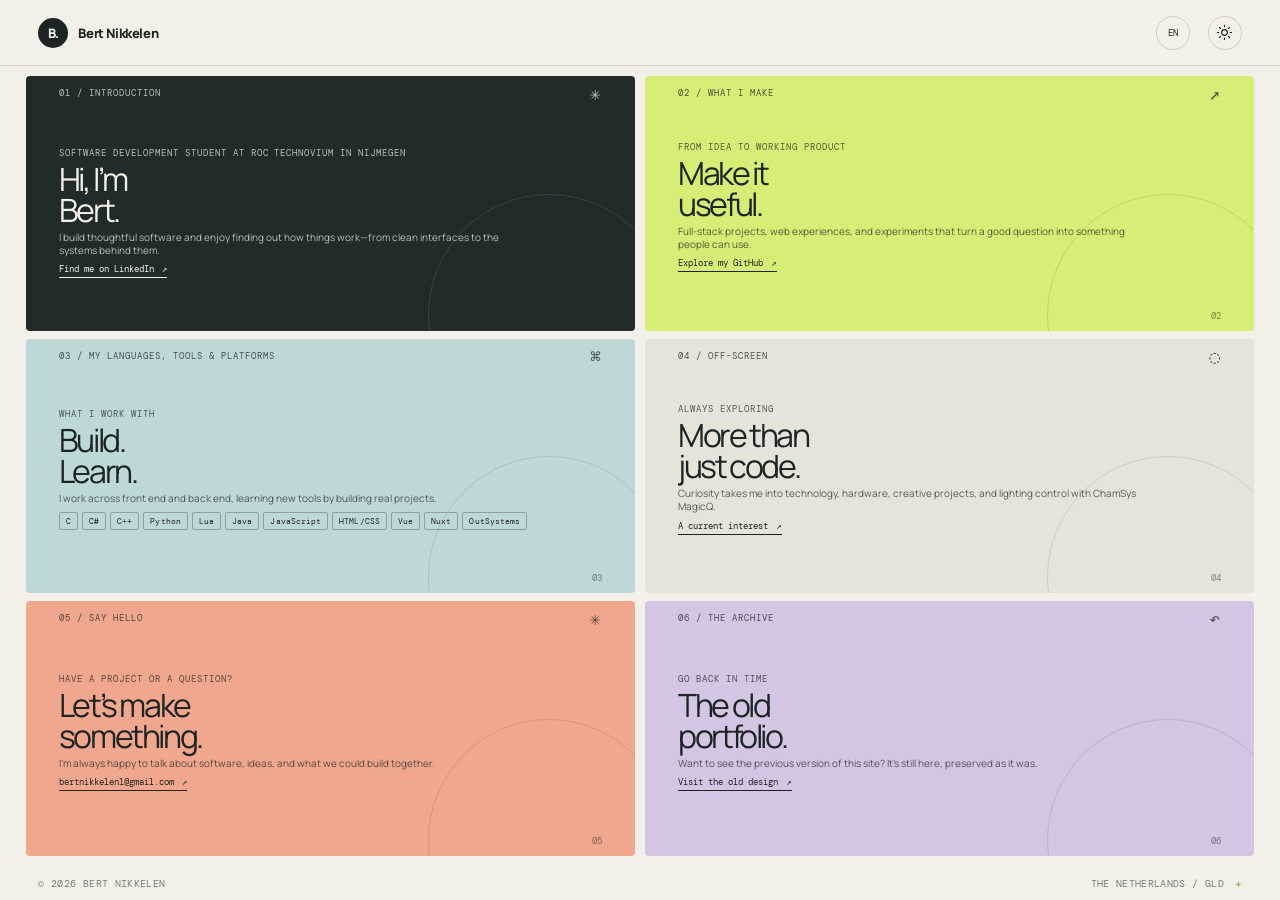
<file: index.html>
<!doctype html>
<html lang="en">
<head>
  <meta charset="utf-8">
  <meta name="viewport" content="width=device-width, initial-scale=1">
  <meta name="theme-color" content="#f2f0e9">
  <meta name="description" content="The portfolio of Bert Nikkelen, software developer.">
  <title>Bert Nikkelen — Software Developer</title>
  <link rel="preconnect" href="https://fonts.googleapis.com">
  <link rel="preconnect" href="https://fonts.gstatic.com" crossorigin>
  <link href="https://fonts.googleapis.com/css2?family=DM+Mono:wght@400;500&family=Manrope:wght@400;500;600;700;800&display=swap" rel="stylesheet">
  <script>
    (function () {
      var theme = null, lang = null;
      try { theme = localStorage.getItem('bert-portfolio-theme'); lang = localStorage.getItem('bert-portfolio-lang'); } catch (e) {}
      if (theme !== 'light' && theme !== 'dark') theme = matchMedia('(prefers-color-scheme: dark)').matches ? 'dark' : 'light';
      document.documentElement.dataset.theme = theme;
      if (lang === 'nl') document.documentElement.lang = lang;
    })();
  </script>
  <link rel="stylesheet" href="main.css">
  <script src="script.js" defer></script>
</head>
<body>
  <header class="site-header">
    <div class="wordmark"><span class="wordmark-mark">B.</span><span>Bert Nikkelen</span></div>
    <div class="header-actions">
      <button class="header-button lang-button" id="lang-toggle" type="button" aria-label="Switch language to Dutch"><span class="lang-label">EN</span></button>
      <button class="header-button theme-button" id="theme-toggle" type="button" aria-label="Switch to dark mode" aria-pressed="false">
        <svg class="theme-sun" viewBox="0 0 24 24" aria-hidden="true"><circle cx="12" cy="12" r="4"/><path d="M12 2v2m0 16v2M4.93 4.93l1.42 1.42m11.3 11.3 1.42 1.42M2 12h2m16 0h2M4.93 19.07l1.42-1.42m11.3-11.3 1.42-1.42"/></svg>
        <svg class="theme-moon" viewBox="0 0 24 24" aria-hidden="true"><path d="M20.2 15.2A8.7 8.7 0 0 1 8.8 3.8 8.8 8.8 0 1 0 20.2 15.2Z"/></svg>
      </button>
    </div>
  </header>

  <main id="top" class="portfolio-grid" aria-label="Portfolio sections">
    <split-row class="row row-one" aria-label="Introduction and work" data-i18n-aria="row.one">
      <article class="panel panel-ink panel-left" slot="left" tabindex="0" aria-label="Introduction. Expand panel." data-i18n-aria="intro.aria">
        <div class="panel-topline"><span data-i18n="intro.label">01 / INTRODUCTION</span><span class="panel-symbol" aria-hidden="true">✳</span></div>
        <div class="panel-copy">
          <p class="eyebrow" data-i18n="intro.eyebrow">Software development student at ROC Technovium in Nijmegen</p>
          <h1><span data-i18n="intro.title">Hi, I’m</span><br><span data-i18n="intro.name">Bert.</span></h1>
          <p class="panel-description" data-i18n="intro.description">I build thoughtful software and enjoy finding out how things work—from clean interfaces to the systems behind them.</p>
          <a class="text-link" href="https://www.linkedin.com/in/bert-nikkelen-708283256/" target="_blank" rel="noreferrer"><span data-i18n="intro.link">Find me on LinkedIn</span><span aria-hidden="true">↗</span></a>
        </div>
        <span class="panel-index" aria-hidden="true">01</span>
      </article>
      <article class="panel panel-lime panel-right" slot="right" tabindex="0" aria-label="Selected work. Expand panel." data-i18n-aria="work.aria">
        <div class="panel-topline"><span data-i18n="work.label">02 / WHAT I MAKE</span><span class="panel-symbol" aria-hidden="true">↗</span></div>
        <div class="panel-copy">
          <p class="eyebrow" data-i18n="work.eyebrow">From idea to working product</p>
          <h2><span data-i18n="work.title1">Make it</span><br><span data-i18n="work.title2">useful.</span></h2>
          <p class="panel-description" data-i18n="work.description">Full-stack projects, web experiences, and experiments that turn a good question into something people can use.</p>
          <a class="text-link" href="https://github.com/BertNK" target="_blank" rel="noreferrer"><span data-i18n="work.link">Explore my GitHub</span><span aria-hidden="true">↗</span></a>
        </div>
        <span class="panel-index" aria-hidden="true">02</span>
      </article>
    </split-row>

    <split-row class="row row-two" aria-label="Skills and interests" data-i18n-aria="row.two">
      <article class="panel panel-blue panel-left" slot="left" tabindex="0" aria-label="Skills and tools. Expand panel." data-i18n-aria="skills.aria">
        <div class="panel-topline"><span data-i18n="skills.label">03 / THE TOOLKIT</span><span class="panel-symbol" aria-hidden="true">⌘</span></div>
        <div class="panel-copy">
          <p class="eyebrow" data-i18n="skills.eyebrow">Languages, tools & platforms</p>
          <h2><span data-i18n="skills.title1">Build.</span><br><span data-i18n="skills.title2">Learn.</span></h2>
          <p class="panel-description" data-i18n="skills.description">I work across front end and back end, learning new tools by building real projects.</p>
          <div class="skill-list" aria-label="Languages and tools" data-i18n-aria="skills.list"><span>C</span><span>C#</span><span>C++</span><span>Python</span><span>Lua</span><span>Java</span><span>JavaScript</span><span>HTML/CSS</span><span>Vue</span><span>Nuxt</span><span>OutSystems</span></div>
        </div>
        <span class="panel-index" aria-hidden="true">03</span>
      </article>
      <article class="panel panel-paper panel-right" slot="right" tabindex="0" aria-label="Beyond the screen. Expand panel." data-i18n-aria="outside.aria">
        <div class="panel-topline"><span data-i18n="outside.label">04 / OFF-SCREEN</span><span class="panel-symbol" aria-hidden="true">◌</span></div>
        <div class="panel-copy">
          <p class="eyebrow" data-i18n="outside.eyebrow">Always exploring</p>
          <h2><span data-i18n="outside.title1">More than</span><br><span data-i18n="outside.title2">just code.</span></h2>
          <p class="panel-description" data-i18n="outside.description">Curiosity takes me into technology, hardware, creative projects, and lighting control with ChamSys MagicQ.</p>
          <a class="text-link" href="https://chamsyslighting.com/" target="_blank" rel="noreferrer"><span data-i18n="outside.link">A current interest</span><span aria-hidden="true">↗</span></a>
        </div>
        <span class="panel-index" aria-hidden="true">04</span>
      </article>
    </split-row>

    <split-row class="row row-three" aria-label="Contact and previous design" data-i18n-aria="row.three">
      <article class="panel panel-coral panel-left" slot="left" tabindex="0" aria-label="Contact Bert. Expand panel." data-i18n-aria="contact.aria">
        <div class="panel-topline"><span data-i18n="contact.label">05 / SAY HELLO</span><span class="panel-symbol" aria-hidden="true">✳</span></div>
        <div class="panel-copy">
          <p class="eyebrow" data-i18n="contact.eyebrow">Have a project or a question?</p>
          <h2><span data-i18n="contact.title1">Let’s make</span><br><span data-i18n="contact.title2">something.</span></h2>
          <p class="panel-description" data-i18n="contact.description">I’m always happy to talk about software, ideas, and what we could build together.</p>
          <a class="text-link" href="mailto:bertnikkelen1@gmail.com"><span data-i18n="contact.link">bertnikkelen1@gmail.com</span><span aria-hidden="true">↗</span></a>
        </div>
        <span class="panel-index" aria-hidden="true">05</span>
      </article>
      <article class="panel panel-violet panel-right" slot="right" tabindex="0" aria-label="Previous website design. Expand panel." data-i18n-aria="archive.aria">
        <div class="panel-topline"><span data-i18n="archive.label">06 / THE ARCHIVE</span><span class="panel-symbol" aria-hidden="true">↶</span></div>
        <div class="panel-copy">
          <p class="eyebrow" data-i18n="archive.eyebrow">A little trip back</p>
          <h2><span data-i18n="archive.title1">The old</span><br><span data-i18n="archive.title2">portfolio.</span></h2>
          <p class="panel-description" data-i18n="archive.description">Want to see the previous version of this site? It’s still here, preserved as it was.</p>
          <a class="text-link" href="/old/"><span data-i18n="archive.link">Visit the old design</span><span aria-hidden="true">↗</span></a>
        </div>
        <span class="panel-index" aria-hidden="true">06</span>
      </article>
    </split-row>
  </main>

  <footer class="site-footer"><span>© <span id="year">2026</span> Bert Nikkelen</span><span><span data-i18n="footer.location">THE NETHERLANDS</span> / GLD <span class="footer-star">✳</span></span></footer>

  <div class="mail-backdrop" id="mail-backdrop" hidden>
    <section class="mail-panel" role="dialog" aria-modal="true" aria-labelledby="mail-title">
      <div class="mail-panel-bar">
        <span id="mail-title" data-i18n="mail.title">New message</span>
        <button class="mail-close" id="mail-close" type="button" aria-label="Close" data-i18n-aria="mail.close">×</button>
      </div>
      <div class="mail-recipient"><span data-i18n="mail.to">To:</span><strong>bertnikkelen1@gmail.com</strong><button type="button" id="mail-copy" data-i18n="mail.copy">Copy</button></div>
      <form class="mail-form" id="mail-form">
        <label class="mail-field"><span data-i18n="mail.name">Your name</span><input name="name" autocomplete="name" required></label>
        <label class="mail-field"><span data-i18n="mail.email">Your email</span><input name="email" type="email" autocomplete="email" required></label>
        <label class="mail-field"><span data-i18n="mail.message">Message</span><textarea name="message" rows="4" required></textarea></label>
        <div class="mail-actions"><button class="mail-send" type="submit" data-i18n="mail.send">Send</button><span class="mail-hint" data-i18n="mail.hint">Your email app will open next.</span></div>
      </form>
    </section>
  </div>

  <div class="outbound-backdrop" id="outbound-dialog" hidden>
    <section class="outbound-panel" role="dialog" aria-modal="true" aria-labelledby="outbound-title" aria-describedby="outbound-message">
      <div class="outbound-panel-bar">
        <span id="outbound-title" data-i18n="outbound.title">Leaving this website</span>
        <button class="outbound-close" id="outbound-close" type="button" aria-label="Close" data-i18n-aria="outbound.close">×</button>
      </div>
      <div class="outbound-content">
        <p id="outbound-message"></p>
        <div class="outbound-actions">
          <button class="outbound-new-tab" id="outbound-new-tab" type="button" data-i18n="outbound.newTab">Open in a new tab</button>
          <button class="outbound-current-tab" id="outbound-current-tab" type="button" data-i18n="outbound.currentTab">Continue in this tab</button>
        </div>
      </div>
    </section>
  </div>
</body>
</html>
</file>
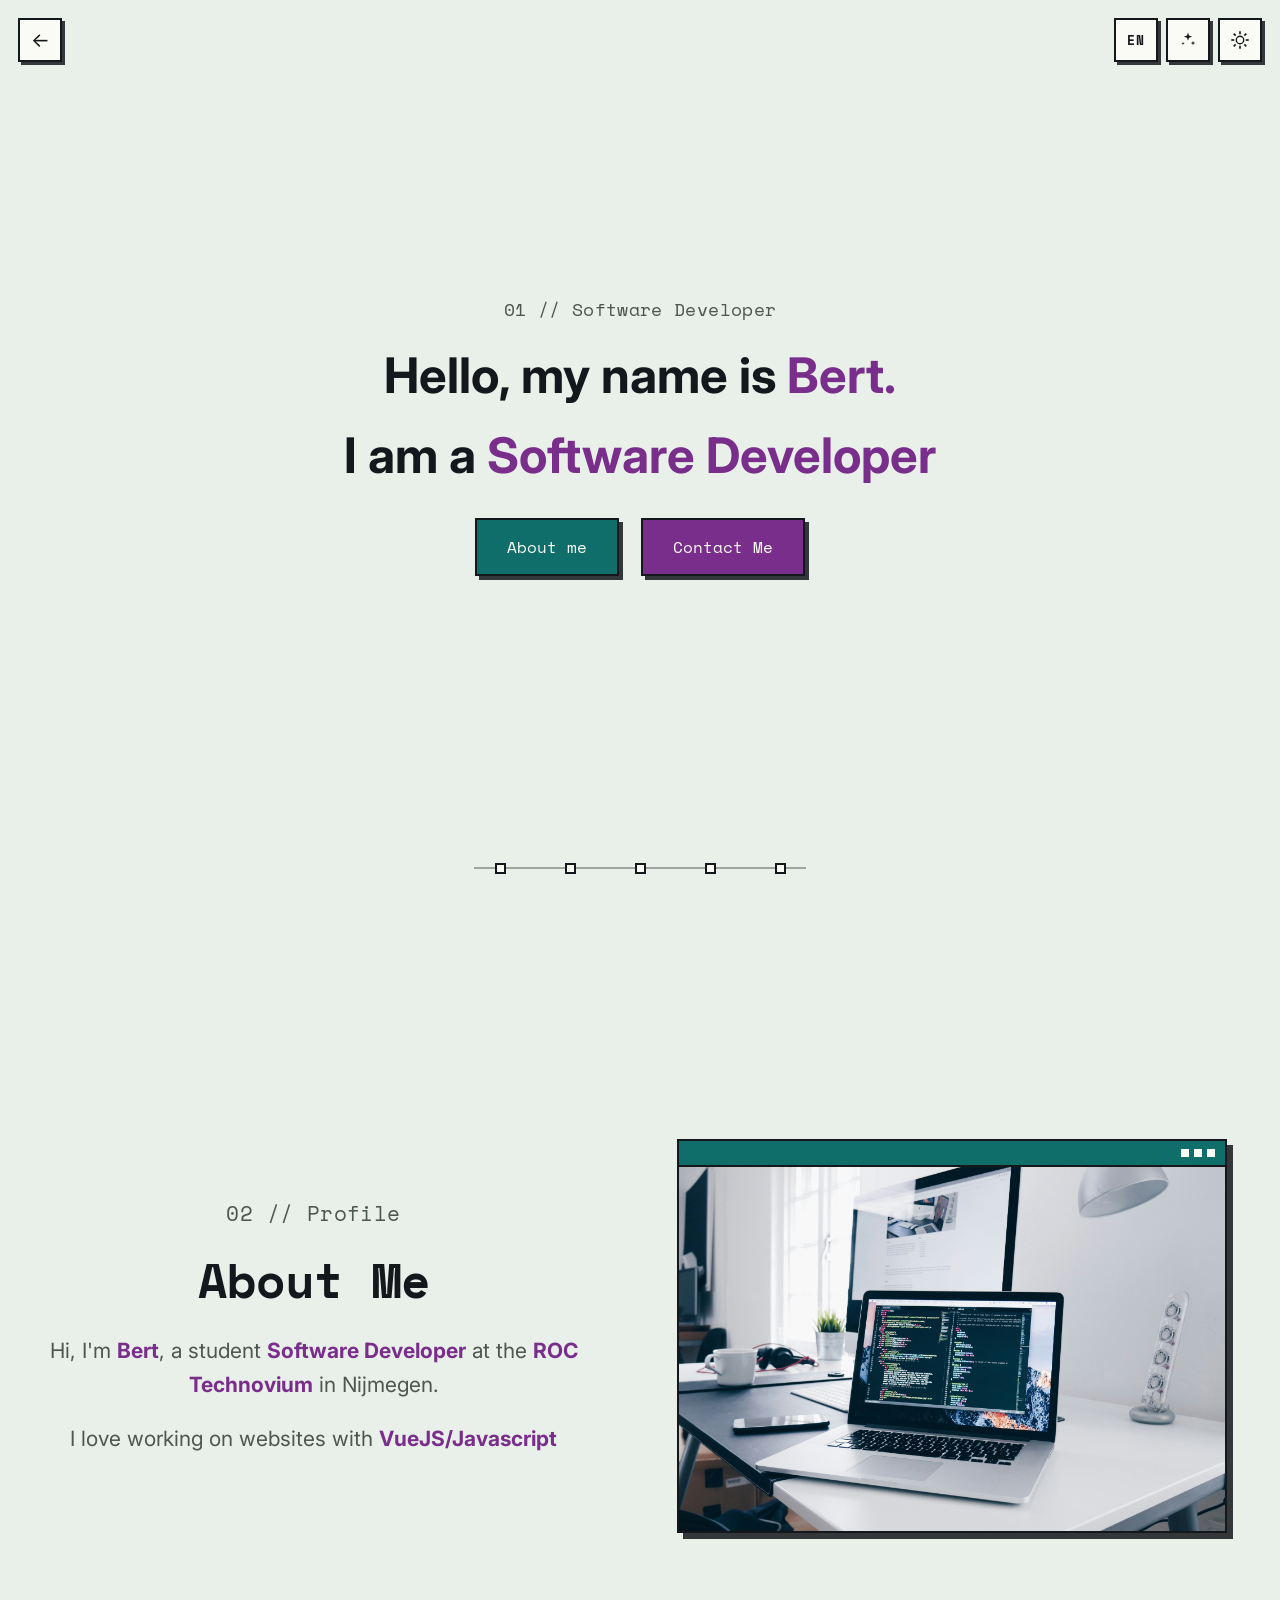
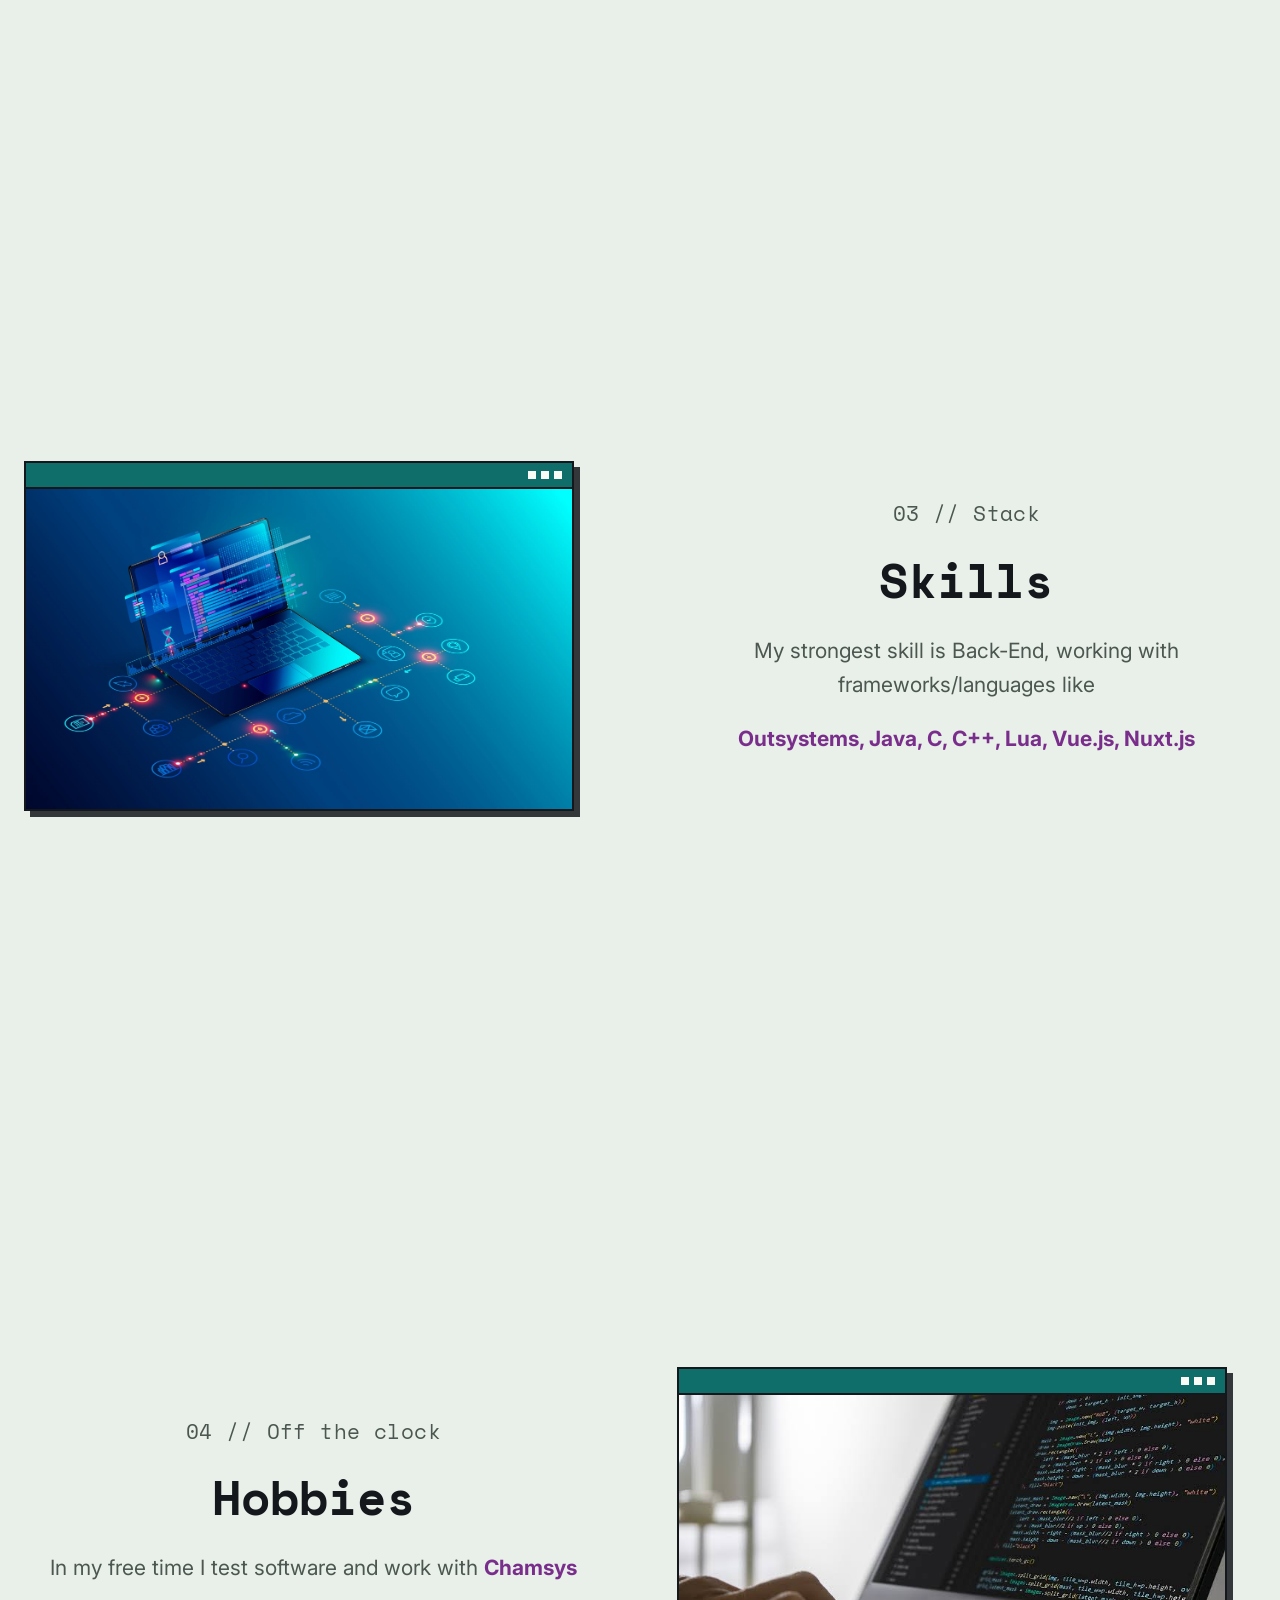
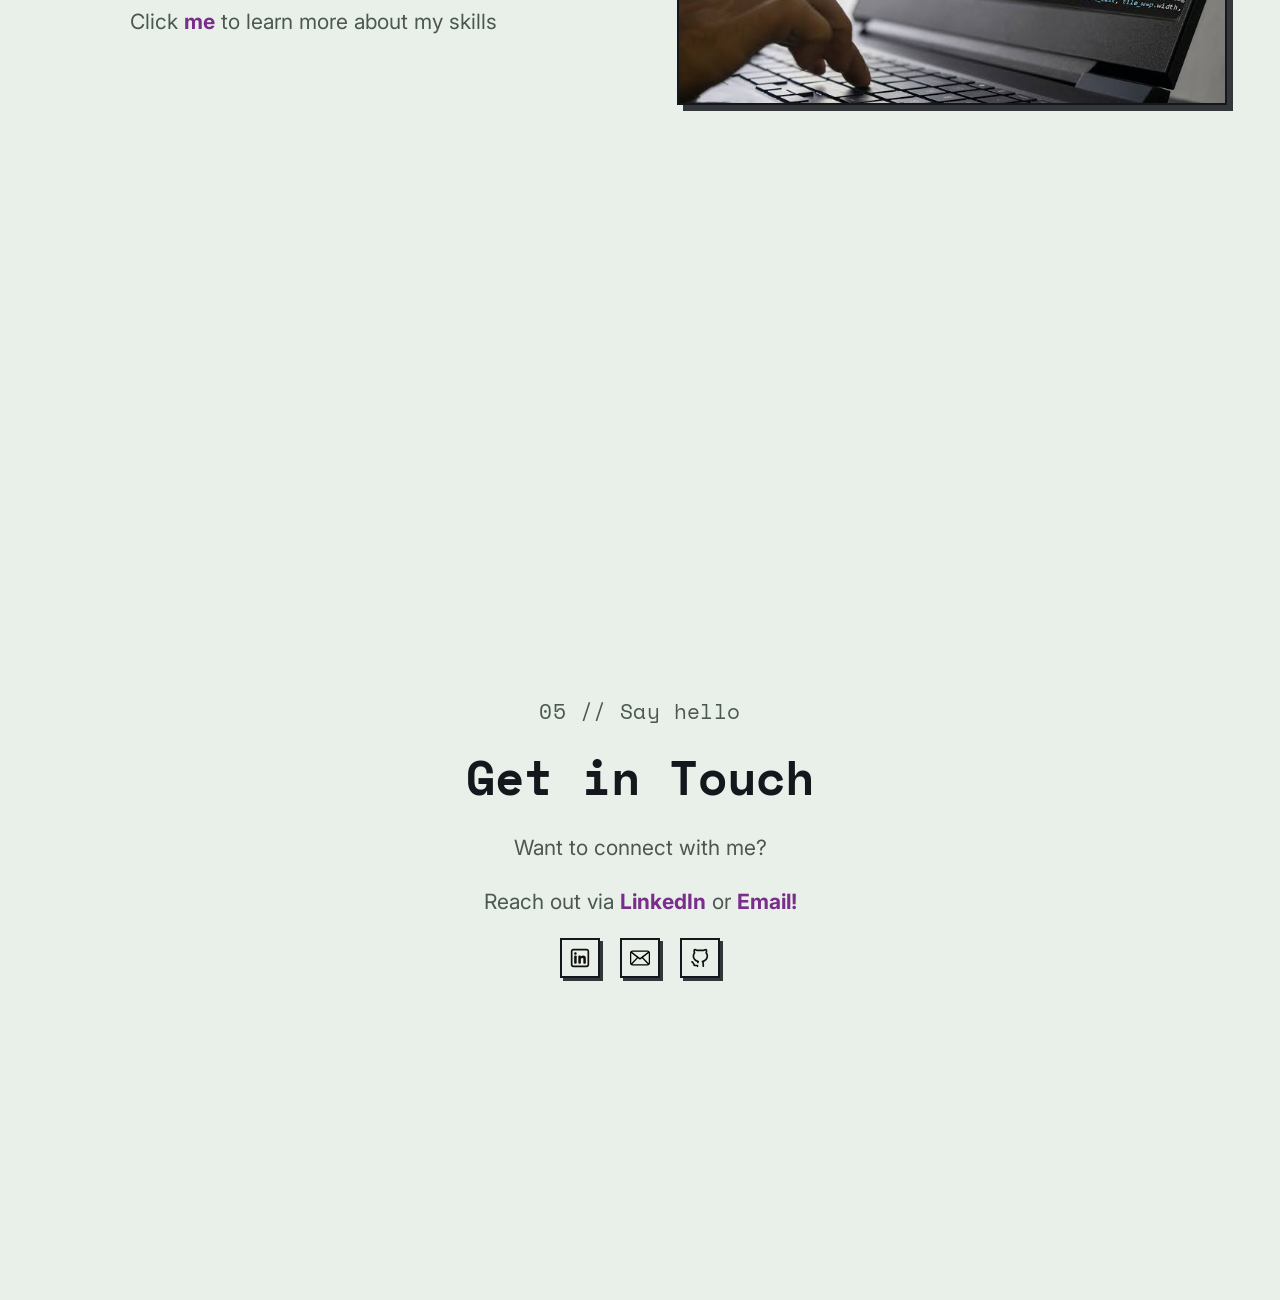
<file: old/index.html>
<!DOCTYPE html>
<html lang="en">
<head>
    <meta charset="UTF-8">
    <meta name="viewport" content="width=device-width, initial-scale=1.0">
    <meta name="color-scheme" content="light dark">
    <meta name="theme-color" content="#E9EFE9">
    <link rel="preconnect" href="https://fonts.googleapis.com">
    <link rel="preconnect" href="https://fonts.gstatic.com" crossorigin>
    <link href="https://fonts.googleapis.com/css2?family=Space+Mono:wght@400;700&family=Inter:wght@400;500;600&display=swap" rel="stylesheet">
    <link rel="stylesheet" href="main.css">
    <link rel="icon" type="image/x-icon" href="src/retro.png">
    <title>Bert</title>
    <script>
      // apply the saved/system theme before first paint so the load-in
      // curtain matches the page background from the very first frame.
      // storage access is guarded on its own so a blocked/throwing storage
      // still falls back to the browser's light/dark preference
      (function () {
        var stored = null;
        try { stored = localStorage.getItem('bert-portfolio-theme'); } catch (e) {}
        var dark = false;
        try { dark = !!(window.matchMedia && window.matchMedia('(prefers-color-scheme: dark)').matches); } catch (e) {}
        var t = (stored === 'light' || stored === 'dark') ? stored : (dark ? 'dark' : 'light');
        document.documentElement.setAttribute('data-theme', t);
        var m = document.querySelector('meta[name="theme-color"]');
        if (m) m.setAttribute('content', t === 'dark' ? '#0E1418' : '#E9EFE9');
      })();
    </script>
    <noscript><style>#preload-curtain, #preload-drop { display: none !important; }</style></noscript>
</head>
<body>

    <a class="current-site-link" href="/" aria-label="Go to the current website" title="Go to the current website">←</a>

    <div id="preload-curtain" aria-hidden="true"></div>
    <div id="preload-drop" aria-hidden="true">
      <svg class="pd-drop" viewBox="0 0 20 30"><path d="M10 1C10 1 1 13.5 1 20a9 9 0 0 0 18 0C19 13.5 10 1 10 1z" fill="currentColor"/></svg>
      <span class="pd-ring"></span>
      <span class="pd-ring"></span>
      <span class="pd-ring"></span>
      <span class="pd-ring"></span>
    </div>

    <!-- Seasonal decorations toggle -->
    <button id="season-toggle" class="theme-toggle season-toggle" aria-label="Seasonal decorations: off">
      <svg class="season-icon season-icon-off" viewBox="0 0 24 24" aria-hidden="true"><path d="M12 3l1.2 3.6L17 8l-3.8 1.4L12 13l-1.2-3.6L7 8l3.8-1.4z"/><path d="M18 13l.7 2 2 .7-2 .7-.7 2-.7-2-2-.7 2-.7z"/><path d="M6 14l.6 1.6L8.2 16l-1.6.5L6 18l-.6-1.5L3.8 16l1.6-.4z"/></svg>
      <svg class="season-icon season-icon-xmas" viewBox="0 0 24 24" aria-hidden="true"><path d="M12 2v20M4.5 6.5l15 11M19.5 6.5l-15 11M3 12h18M7 3.8l10 16.4M17 3.8L7 20.2"/></svg>
      <svg class="season-icon season-icon-hall" viewBox="0 0 24 24" aria-hidden="true"><ellipse cx="12" cy="14" rx="8" ry="7"/><path d="M12 7v3M10 7h4"/><path d="M8 13l2 1 2-2 2 2 2-1" fill="none"/></svg>
    </button>

    <!-- Language toggle (EN / NL) -->
    <button id="lang-toggle" class="theme-toggle lang-toggle" type="button" aria-label="Switch language to Dutch"><span class="lang-label">EN</span></button>

    <!-- Theme toggle -->
    <button id="theme-toggle" class="theme-toggle" aria-label="Switch to dark mode" aria-pressed="false">
      <svg class="icon icon-sun" viewBox="0 0 24 24" aria-hidden="true"><circle cx="12" cy="12" r="4.5"/><g stroke-width="2"><line x1="12" y1="1.5" x2="12" y2="5"/><line x1="12" y1="19" x2="12" y2="22.5"/><line x1="1.5" y1="12" x2="5" y2="12"/><line x1="19" y1="12" x2="22.5" y2="12"/><line x1="4.4" y1="4.4" x2="6.8" y2="6.8"/><line x1="17.2" y1="17.2" x2="19.6" y2="19.6"/><line x1="4.4" y1="19.6" x2="6.8" y2="17.2"/><line x1="17.2" y1="6.8" x2="19.6" y2="4.4"/></g></svg>
      <svg class="icon icon-moon" viewBox="0 0 24 24" aria-hidden="true"><path d="M20 14.5A8.5 8.5 0 1 1 9.5 4a6.8 6.8 0 0 0 10.5 10.5Z"/></svg>
    </button>

    <!-- Section navigation (timeline-style, used at every screen size) -->
    <nav class="rail" aria-label="Section navigation" data-i18n-aria="nav.aria">
      <ol class="rail-list">
        <li class="rail-item" data-section="home"><a href="#home"><span class="rail-index">01</span><span class="rail-label" data-i18n="nav.home">Home</span><span class="rail-dot"></span></a></li>
        <li class="rail-item" data-section="about"><a href="#about"><span class="rail-index">02</span><span class="rail-label" data-i18n="nav.about">About</span><span class="rail-dot"></span></a></li>
        <li class="rail-item" data-section="skills"><a href="#skills"><span class="rail-index">03</span><span class="rail-label" data-i18n="nav.skills">Skills</span><span class="rail-dot"></span></a></li>
        <li class="rail-item" data-section="hobbies"><a href="#hobbies"><span class="rail-index">04</span><span class="rail-label" data-i18n="nav.hobbies">Hobbies</span><span class="rail-dot"></span></a></li>
        <li class="rail-item" data-section="contact"><a href="#contact"><span class="rail-index">05</span><span class="rail-label" data-i18n="nav.contact">Contact</span><span class="rail-dot"></span></a></li>
      </ol>
    </nav>

    <div class="landing-page" id="home">
        <section class="hero">
          <div class="hero-content">
            <p class="eyebrow" data-i18n="hero.eyebrow">01 // Software Developer</p>
            <h1><span data-i18n="hero.hello">Hello, my name is</span><span class="highlight" id="hero-name" title="Try clicking me three times" data-i18n-title="hero.nameTitle"> Bert.</span></h1>
            <h1><span data-i18n="hero.iam">I am a</span><span class="highlight" title="My profession, if you were wondering :P" data-i18n="hero.role"> Software Developer</span></h1>
            <div class="cta-buttons">
              <a href="#about" class="cta-button" data-i18n="hero.ctaAbout">About me</a>
              <a href="#contact" class="cta-button secondary" data-i18n="hero.ctaContact">Contact Me</a>
            </div>
          </div>
        </section>
      </div>

      <div id="about">
        <section class="hero">
          <div class="hero-content2">
            <div class="text-content">
              <p class="eyebrow" data-i18n="about.eyebrow">02 // Profile</p>
              <h1 data-i18n="about.title">About Me</h1>
              <p data-i18n-html="about.p1">Hi, I'm <span class="highlight">Bert</span>, a student <span class="highlight">Software Developer</span> at the <span class="highlight">ROC Technovium</span> in Nijmegen.</p>
              <p data-i18n-html="about.p2">I love working on websites with <span class="highlight">VueJS/Javascript</span></p>
            </div>
            <div class="image-content">
              <div class="retro-window">
                <div class="retro-titlebar"><div class="retro-dots"><i></i><i></i><i></i></div></div>
                <img src="src/laptop.jpg" alt="Laptop on a desk" data-i18n-alt="about.img">
              </div>
            </div>
          </div>
        </section>
      </div>

      <div id="skills">
        <section class="hero">
          <div class="hero-content2">
            <div class="image-content">
              <div class="retro-window">
                <div class="retro-titlebar"><div class="retro-dots"><i></i><i></i><i></i></div></div>
                <img src="src/skills.webp" alt="Skills illustration" data-i18n-alt="skills.img">
              </div>
            </div>
            <div class="text-content">
              <p class="eyebrow" data-i18n="skills.eyebrow">03 // Stack</p>
              <h1 data-i18n="skills.title">Skills</h1>
              <p data-i18n="skills.p1">My strongest skill is Back-End, working with frameworks/languages like</p>
              <p><span class="highlight">Outsystems, Java, C, C++, Lua, Vue.js, Nuxt.js</span></p>
            </div>
          </div>
        </section>
      </div>

      <div class="about-page" id="hobbies">
        <section class="hero">
          <div class="hero-content2">
            <div class="text-content">
              <p class="eyebrow" data-i18n="hobbies.eyebrow">04 // Off the clock</p>
              <h1 data-i18n="hobbies.title">Hobbies</h1>
              <p><span data-i18n="hobbies.p1">In my free time I test software and work with</span> <a class="highlight" href="https://chamsyslighting.com/" target="_blank">Chamsys</a></p>
              <p><span data-i18n="hobbies.p2a">Click</span> <a class="highlight" href="https://github.com/BertNK" target="_blank" data-i18n="hobbies.p2link">me</a> <span data-i18n="hobbies.p2b">to learn more about my skills</span></p>
            </div>
            <div class="image-content">
              <div class="retro-window">
                <div class="retro-titlebar"><div class="retro-dots"><i></i><i></i><i></i></div></div>
                <img src="src/laptop2.jpg" alt="/scr/laptop.jpg">
              </div>
            </div>
          </div>
        </section>
      </div>

      <div class="contact-page" id="contact">
        <section class="hero">
          <div class="hero-content2">
            <div class="text-content">
              <p class="eyebrow" data-i18n="contact.eyebrow">05 // Say hello</p>
              <h1 data-i18n="contact.title">Get in Touch</h1>
              <p data-i18n="contact.p1">Want to connect with me?</p>
              <p><span data-i18n="contact.p2a">Reach out via</span> <a class="highlight" href="https://www.linkedin.com/in/bert-nikkelen-708283256/" target="_blank">LinkedIn</a> <span data-i18n="contact.p2b">or</span> <a class="highlight" href="mailto:bertnikkelen1@gmail.com?subject=Contact&body=Tekst" data-i18n="contact.p2email">Email!</a></p>
              <div class="contact-icons">
                  <a href="https://www.linkedin.com/in/bert-nikkelen-708283256/" target="_blank"><span class="icon-box"><img src="src/linkedin.svg" alt="LinkedIn"></span></a>
                  <button type="button" class="icon-box-btn" id="mail-open-btn" aria-haspopup="dialog" aria-controls="mail-modal"><span class="icon-box"><img src="src/mail.svg" alt="Email" data-i18n-alt="contact.iconEmail"></span></button>
                  <a href="https://github.com/BertNK" target="_blank"><span class="icon-box"><img src="src/github.svg" alt="GitHub"></span></a>
              </div>
            </div>
          </div>
        </section>
      </div>

    <div class="mail-backdrop" id="mail-backdrop" hidden>
      <div class="mail-panel" role="dialog" aria-modal="true" aria-labelledby="mail-panel-title" id="mail-modal">
        <div class="mail-panel-bar">
          <span id="mail-panel-title" data-i18n="mail.title">new message</span>
          <button type="button" class="mail-panel-close" id="mail-close-btn" aria-label="Close" data-i18n-aria="common.close">×</button>
        </div>
        <div class="mail-to-row">
          <span class="mail-to-label" data-i18n="mail.to">to:</span>
          <span class="mail-to-address">bertnikkelen1@gmail.com</span>
          <button type="button" class="mail-copy-btn" id="mail-copy-btn" aria-label="Copy email address" data-i18n-aria="mail.copy">
            <svg class="copy-icon" viewBox="0 0 24 24" aria-hidden="true"><rect x="8" y="8" width="12" height="12" rx="1"></rect><path d="M16 8V5a1 1 0 0 0-1-1H5a1 1 0 0 0-1 1v10a1 1 0 0 0 1 1h3"></path></svg>
            <span class="copy-toast" id="copy-toast" data-i18n="mail.copied">copied</span>
          </button>
        </div>
        <form class="mail-form" id="mail-form">
          <label class="mail-field"><span data-i18n="mail.name">Your name</span>
            <input type="text" name="name" required>
          </label>
          <label class="mail-field"><span data-i18n="mail.email">Your email</span>
            <input type="email" name="email" required>
          </label>
          <label class="mail-field"><span data-i18n="mail.message">Message</span>
            <textarea name="message" rows="4" required></textarea>
          </label>
          <div class="mail-actions">
            <button type="submit" class="cta-button" data-i18n="mail.send">Send</button>
            <span class="mail-hint" data-i18n="mail.hint">opens your email app</span>
          </div>
        </form>
      </div>
    </div>

    <div class="mail-backdrop" id="confirm-backdrop" hidden>
      <div class="mail-panel confirm-panel" role="dialog" aria-modal="true" aria-labelledby="confirm-title">
        <div class="mail-panel-bar">
          <span id="confirm-title" data-i18n="confirm.title">Leaving this site</span>
          <button type="button" class="mail-panel-close" id="confirm-close-btn" aria-label="Close" data-i18n-aria="common.close">×</button>
        </div>
        <div class="mail-form">
          <p id="confirm-message">This will open a new page.</p>
          <div class="confirm-actions">
            <button type="button" class="cta-button" id="confirm-continue-btn" data-i18n="confirm.continue">Continue</button>
            <button type="button" class="cta-button secondary" id="confirm-cancel-btn" data-i18n="confirm.cancel">Cancel</button>
          </div>
        </div>
      </div>
    </div>

    <div id="season-overlay" class="season-overlay" aria-hidden="true"></div>

    <button type="button" class="scroll-hint" id="scroll-hint" hidden aria-label="Scroll to next section" data-i18n-aria="scrollHint.aria">
      <svg viewBox="0 0 24 24" aria-hidden="true"><path d="M5 9l7 7 7-7" fill="none" stroke-linecap="round" stroke-linejoin="round"/></svg>
    </button>

    <div id="egg-overlay" class="egg-overlay" aria-hidden="true"></div>

    <script src="script.js"></script>
</body>
</html>
</file>
<file: main.css>
:root {
  color-scheme: light;
  --paper: #f2f0e9;
  --ink: #1d2524;
  --muted: #73807a;
  --line: rgba(29, 37, 36, .17);
  --mono: "DM Mono", "Courier New", monospace;
  --sans: "Manrope", Arial, sans-serif;
  font-family: var(--sans);
  color: var(--ink);
  background: var(--paper);
  font-synthesis: none;
  text-rendering: optimizeLegibility;
  -webkit-font-smoothing: antialiased;
}
:root[data-theme="dark"] {
  color-scheme: dark;
  --paper: #151c1b;
  --ink: #e9eee7;
  --muted: #9ba9a0;
  --line: rgba(233, 238, 231, .17);
}

* { box-sizing: border-box; }
html { min-width: 320px; min-height: 100%; scroll-behavior: smooth; }
body { display: grid; grid-template-rows: 66px minmax(0, 1fr) 34px; width: 100%; height: 100vh; height: 100svh; margin: 0; overflow: hidden; background: var(--paper); }
a { color: inherit; }
.site-header, .site-footer {
  display: flex;
  align-items: center;
  justify-content: space-between;
  padding-inline: clamp(18px, 3vw, 48px);
}
.site-header { height: 66px; border-bottom: 1px solid var(--line); }
.wordmark { display: inline-flex; align-items: center; gap: 10px; text-decoration: none; font-size: 13px; font-weight: 800; letter-spacing: -.03em; }
.wordmark-mark { display: grid; place-items: center; width: 30px; height: 30px; border-radius: 50%; background: var(--ink); color: var(--paper); font-size: 13px; }
.header-note, .header-link, .site-footer { font-family: var(--mono); font-size: 10px; letter-spacing: .035em; }
.header-note { display: flex; align-items: center; gap: 9px; margin: 0; color: var(--muted); text-transform: uppercase; }
.status-dot { width: 7px; height: 7px; border-radius: 50%; background: #6a9e61; box-shadow: 0 0 0 3px rgba(106, 158, 97, .12); }
.header-divider { color: #c0bcb0; }
.header-actions { display: flex; align-items: center; gap: clamp(9px, 1.4vw, 18px); }
.header-link { display: inline-flex; align-items: center; gap: 6px; text-decoration: none; border-bottom: 1px solid var(--ink); padding: 5px 0; white-space: nowrap; }
.header-link span { margin-left: 5px; }
.header-link span + span { margin-left: 0; }
.header-button { display: grid; place-items: center; width: 34px; height: 34px; padding: 0; border: 1px solid var(--line); border-radius: 50%; color: var(--ink); background: transparent; cursor: pointer; transition: background .2s ease, transform .2s ease; }
.header-button:hover { background: color-mix(in srgb, var(--ink) 8%, transparent); transform: translateY(-1px); }
.header-button:focus-visible, .header-link:focus-visible { outline: 2px solid #80a43d; outline-offset: 3px; }
.header-button svg { width: 17px; height: 17px; fill: none; stroke: currentColor; stroke-width: 1.6; stroke-linecap: round; stroke-linejoin: round; }
.theme-moon { display: none; }
:root[data-theme="dark"] .theme-sun { display: none; }
:root[data-theme="dark"] .theme-moon { display: block; }
.lang-button { font-family: var(--mono); font-size: 9px; letter-spacing: .02em; }

.portfolio-grid { min-height: 0; padding: 10px clamp(12px, 2vw, 30px); display: grid; grid-template-rows: repeat(3, minmax(0, 1fr)); gap: 8px; }
split-row { display: block; min-height: 0; }
.panel {
  --panel-bg: #fff;
  --panel-ink: var(--ink);
  --panel-muted: color-mix(in srgb, var(--panel-ink) 72%, transparent);
  position: relative;
  isolation: isolate;
  display: grid;
  grid-template-columns: minmax(0, 1fr);
  grid-template-rows: auto minmax(0, 1fr) auto;
  align-content: stretch;
  min-width: 0;
  min-height: 0;
  overflow: hidden;
  padding: clamp(9px, 1vh, 14px) clamp(16px, 2.6vw, 38px);
  background: var(--panel-bg);
  color: var(--panel-ink);
  border-radius: 4px;
  cursor: pointer;
  transition: flex-grow .48s cubic-bezier(.2,.75,.2,1), filter .3s ease;
  animation: panel-arrive .46s cubic-bezier(.2,.75,.2,1) both;
}
.row-one > .panel-left { animation-delay: .08s; }
.row-one > .panel-right { animation-delay: .24s; }
.row-two > .panel-left { animation-delay: .40s; }
.row-two > .panel-right { animation-delay: .56s; }
.row-three > .panel-left { animation-delay: .72s; }
.row-three > .panel-right { animation-delay: .88s; }
@keyframes panel-arrive {
  from { opacity: 0; transform: translateY(16px) scale(.99); }
  to { opacity: 1; transform: translateY(0) scale(1); }
}
.panel::after { position: absolute; z-index: -1; right: -35px; bottom: -105px; width: 240px; aspect-ratio: 1; border: 1px solid currentColor; border-radius: 50%; content: ""; opacity: .12; transition: transform .55s ease; }
.panel:hover::after, .panel:focus-visible::after { transform: scale(1.22); }
.panel-ink { --panel-bg: #202b2a; --panel-ink: #f4f1e9; --panel-muted: #b7c2b9; }
.panel-lime { --panel-bg: #d6ed76; }
.panel-blue { --panel-bg: #bed8d7; }
.panel-paper { --panel-bg: #e6e3da; }
.panel-coral { --panel-bg: #f0a78d; }
.panel-violet { --panel-bg: #d5c5e5; }
:root[data-theme="dark"] .panel-lime { --panel-bg: #29351f; }
:root[data-theme="dark"] .panel-blue { --panel-bg: #233638; }
:root[data-theme="dark"] .panel-paper { --panel-bg: #292e31; }
:root[data-theme="dark"] .panel-coral { --panel-bg: #3e2a24; }
:root[data-theme="dark"] .panel-violet { --panel-bg: #32283c; }
:root[data-theme="dark"] .panel { --panel-muted: rgba(233, 238, 231, .76); }
:root[data-theme="dark"] .panel-ink { --panel-muted: #b7c2b9; }
.panel-topline { grid-row: 1; display: flex; min-width: 0; align-items: center; justify-content: space-between; gap: 8px; font-family: var(--mono); font-size: 9px; line-height: 1.3; letter-spacing: .11em; opacity: .75; }
.panel-topline > span:first-child { min-width: 0; overflow-wrap: break-word; }
.panel-symbol { flex: 0 0 auto; font-size: 18px; line-height: 1; }
.panel-copy { grid-row: 2; align-self: center; display: flex; flex-direction: column; justify-content: center; gap: clamp(3px, .55vh, 7px); width: min(100%, 540px); min-width: 0; min-height: 0; max-height: 100%; margin: 0; overflow: hidden; }
.eyebrow { margin: 0; color: var(--panel-muted); font-family: var(--mono); font-size: 9px; letter-spacing: .11em; text-transform: uppercase; }
.panel h1, .panel h2 { margin: 0; font-size: clamp(23px, 2.5vw, 34px); font-weight: 600; line-height: .97; letter-spacing: -.075em; }
.panel h1 span, .panel h2 span { font-weight: 400; }
.panel-description { display: -webkit-box; max-width: 460px; margin: 0; overflow: hidden; overflow-wrap: anywhere; color: var(--panel-muted); font-size: clamp(10px, .78vw, 12px); line-height: 1.32; -webkit-box-orient: vertical; -webkit-line-clamp: 2; }
.text-link { display: inline-flex; flex-wrap: wrap; align-items: center; gap: 8px; align-self: flex-start; max-width: 100%; min-width: 0; margin-top: 1px; padding-bottom: 2px; border-bottom: 1px solid currentColor; font-family: var(--mono); font-size: 9px; text-decoration: none; }
.text-link > span:first-child { min-width: 0; overflow-wrap: anywhere; }
.text-link span { transition: transform .2s ease; }
.text-link:hover span { transform: translate(2px, -2px); }
.skill-list { display: flex; flex-wrap: wrap; gap: 4px; margin-top: 2px; font-family: var(--mono); font-size: 8px; letter-spacing: .01em; }
.skill-list span { padding: 3px 6px; border: 1px solid color-mix(in srgb, var(--panel-ink) 30%, transparent); border-radius: 2px; white-space: nowrap; }
.panel-index { grid-row: 3; justify-self: end; align-self: end; font-family: var(--mono); font-size: 9px; opacity: .5; }
.row-one > .panel-left .panel-index { display: none; }
.panel:focus-visible { outline: 2px solid var(--panel-ink); outline-offset: -5px; }
.site-footer { height: 34px; color: var(--muted); text-transform: uppercase; }
.footer-star { padding-left: 5px; color: #748c38; }

.mail-backdrop { position: fixed; inset: 0; z-index: 999; display: grid; place-items: center; padding: 18px; background: rgba(10, 17, 16, .62); backdrop-filter: blur(4px); }
.mail-backdrop[hidden] { display: none; }
.mail-panel { width: min(100%, 500px); max-height: min(90vh, 720px); overflow: auto; color: var(--ink); background: var(--paper); border: 1px solid var(--line); border-radius: 6px; box-shadow: 0 18px 70px rgba(0, 0, 0, .26); animation: dialog-arrive .2s ease-out both; }
.mail-panel-bar { position: sticky; top: 0; display: flex; align-items: center; justify-content: space-between; gap: 14px; padding: 14px 18px; background: var(--paper); border-bottom: 1px solid var(--line); font-family: var(--mono); font-size: 10px; letter-spacing: .08em; text-transform: uppercase; }
.mail-close { display: grid; place-items: center; width: 30px; height: 30px; padding: 0; color: var(--ink); background: transparent; border: 1px solid var(--line); border-radius: 50%; font-size: 20px; cursor: pointer; }
.mail-recipient { display: flex; align-items: center; gap: 9px; padding: 13px 18px; border-bottom: 1px solid var(--line); color: var(--muted); font-family: var(--mono); font-size: 10px; }
.mail-recipient strong { color: var(--ink); font-weight: 500; }
.mail-recipient button { margin-left: auto; padding: 5px 8px; color: var(--ink); background: transparent; border: 1px solid var(--line); border-radius: 2px; font: inherit; cursor: pointer; }
.mail-form { display: grid; gap: 13px; padding: 17px 18px 19px; }
.mail-field { display: grid; gap: 6px; color: var(--muted); font-family: var(--mono); font-size: 9px; letter-spacing: .04em; text-transform: uppercase; }
.mail-field input, .mail-field textarea { width: 100%; padding: 10px 11px; border: 1px solid var(--line); border-radius: 3px; color: var(--ink); background: var(--paper); font: 13px var(--sans); text-transform: none; }
.mail-field textarea { resize: vertical; min-height: 95px; }
.mail-field input:focus, .mail-field textarea:focus { outline: 2px solid #80a43d; outline-offset: 1px; }
.mail-actions { display: flex; align-items: center; flex-wrap: wrap; gap: 12px; }
.mail-send { min-height: 40px; padding: 0 15px; color: var(--paper); background: var(--ink); border: 1px solid var(--ink); border-radius: 3px; font-family: var(--mono); font-size: 10px; cursor: pointer; }
.mail-hint { color: var(--muted); font-family: var(--mono); font-size: 9px; }
.mail-close:focus-visible, .mail-recipient button:focus-visible, .mail-send:focus-visible { outline: 2px solid #80a43d; outline-offset: 3px; }

.outbound-backdrop { position: fixed; inset: 0; z-index: 1000; display: grid; place-items: center; padding: 18px; background: rgba(10, 17, 16, .62); backdrop-filter: blur(4px); }
.outbound-backdrop[hidden] { display: none; }
.outbound-panel { width: min(100%, 440px); overflow: hidden; color: var(--ink); background: var(--paper); border: 1px solid var(--line); border-radius: 6px; box-shadow: 0 18px 70px rgba(0, 0, 0, .26); animation: dialog-arrive .2s ease-out both; }
@keyframes dialog-arrive { from { opacity: 0; transform: translateY(8px) scale(.985); } to { opacity: 1; transform: translateY(0) scale(1); } }
.outbound-panel-bar { display: flex; align-items: center; justify-content: space-between; gap: 14px; padding: 14px 18px; border-bottom: 1px solid var(--line); font-family: var(--mono); font-size: 10px; letter-spacing: .08em; text-transform: uppercase; }
.outbound-close { display: grid; place-items: center; width: 30px; height: 30px; padding: 0; color: var(--ink); background: transparent; border: 1px solid var(--line); border-radius: 50%; font-size: 20px; cursor: pointer; }
.outbound-content { padding: 21px 18px 18px; }
.outbound-content p { margin: 0; color: var(--muted); font-size: 13px; line-height: 1.6; }
.outbound-actions { display: flex; align-items: center; flex-wrap: wrap; gap: 16px; margin-top: 22px; }
.outbound-new-tab { min-height: 40px; padding: 0 15px; color: var(--paper); background: var(--ink); border: 1px solid var(--ink); border-radius: 3px; font-family: var(--mono); font-size: 10px; cursor: pointer; }
.outbound-current-tab { padding: 6px 0; color: var(--ink); background: transparent; border: 0; border-bottom: 1px solid currentColor; font-family: var(--mono); font-size: 10px; cursor: pointer; }
.outbound-close:focus-visible, .outbound-new-tab:focus-visible, .outbound-current-tab:focus-visible { outline: 2px solid #80a43d; outline-offset: 3px; }
body.dialog-open { overflow: hidden; }

@media (max-width: 760px) {
  body { display: block; height: auto; min-height: 100vh; min-height: 100svh; overflow-x: hidden; overflow-y: auto; }
  .site-header { height: 60px; }
  .header-note { display: none; }
  .portfolio-grid { height: auto; min-height: 0; grid-template-rows: none; grid-auto-rows: 500px; gap: 9px; padding: 10px; }
  .panel { padding: 16px 20px; }
  .panel h1, .panel h2 { font-size: clamp(30px, 8vw, 42px); }
  .panel-description { max-width: 520px; font-size: 12px; line-height: 1.5; }
  .site-footer { gap: 12px; height: auto; min-height: 42px; font-size: 8px; }
  .site-footer span:nth-child(2) { display: none; }
}
@media (min-width: 761px) and (max-height: 760px) {
  .site-header { height: 56px; }
  .site-footer { height: 30px; }
  body { grid-template-rows: 56px minmax(0, 1fr) 30px; }
  .portfolio-grid { padding-block: 7px; gap: 6px; }
  .panel { padding-block: 7px; padding-inline: clamp(13px, 2vw, 28px); }
  .panel-topline { font-size: 8px; }
  .panel h1, .panel h2 { font-size: clamp(19px, min(2.4vw, 4.2vh), 29px); }
  .eyebrow { font-size: 8px; }
  .panel-description { font-size: 10px; line-height: 1.22; }
  .text-link { font-size: 8px; }
  .skill-list { gap: 3px; font-size: 7px; }
  .skill-list span { padding: 2px 4px; }
}
@media (min-width: 761px) and (max-height: 560px) {
  .panel-description { display: none; }
  .panel h1, .panel h2 { font-size: clamp(17px, 2vw, 23px); }
  .panel::after { display: none; }
}
@media (max-width: 430px) {
  .portfolio-grid { grid-auto-rows: 520px; }
  .site-footer { padding-block: 12px; }
  .panel { padding: 17px; }
  .panel h1, .panel h2 { font-size: clamp(29px, 8vw, 36px); }
  .panel-description { font-size: 11px; }
  .skill-list { gap: 4px; font-size: 7px; }
}
@media (max-width: 370px) {
  .site-header { padding-inline: 12px; }
  .wordmark { gap: 0; }
  .wordmark > span:last-child { display: none; }
  .header-actions { gap: 8px; }
  .header-link { font-size: 9px; }
}
@media (prefers-reduced-motion: reduce) {
  *, *::before, *::after { scroll-behavior: auto !important; transition-duration: .01ms !important; animation-duration: .01ms !important; animation-delay: 0ms !important; }
}
</file>
<file: old/main.css>
/* ---------------------------------------------------
   Tokens
--------------------------------------------------- */
:root {
  /* tells the browser this page handles both schemes itself, so
     "force dark" modes don't recolour the light theme (or vice versa) */
  color-scheme: light dark;
  --font-display: 'Space Mono', 'Courier New', monospace;
  --font-body: 'Inter', Arial, Helvetica, sans-serif;
  --cursor-auto: url("data:image/svg+xml,%3Csvg xmlns='http://www.w3.org/2000/svg' width='24' height='24' shape-rendering='crispEdges'%3E%3Cpolygon fill='%23000' points='1,1 1,18 6,14 9,22 13,20 10,13 17,13'/%3E%3Cpolygon fill='%23fff' points='3,3 3,16 7,13 10,20 12,19 9,12 15,12'/%3E%3C/svg%3E") 1 1, auto;
  --cursor-pointer: url("data:image/svg+xml,%3Csvg xmlns='http://www.w3.org/2000/svg' width='24' height='24' shape-rendering='crispEdges'%3E%3Cpath fill='%23000' d='M8 1h3v10h2V6h3v5h2V8h3v11h-2v3h-3v2H7v-2H4v-3H2V10h3V4h3z'/%3E%3Cpath fill='%23fff' d='M9 2h1v10h3V7h1v5h3V9h1v9h-1v3h-3v2H8v-2H5v-3H3v-8h2V5h4z'/%3E%3C/svg%3E") 8 1, pointer;
}

:root[data-theme="light"] {
  --bg: #E9EFE9;
  --surface: #FBFBF5;
  --text: #14181C;
  --text-muted: #4B5750;
  --accent: #0F6E6A;
  --accent-strong: #0B4F4C;
  --accent2: #7A2E8C;
  --border: #14181C;
  --shadow-color: rgba(20, 24, 28, 0.85);
  --on-accent: #FBFBF5;
  --on-accent2: #FBFBF5;
  --deco-line: #1c1c1c;
  --deco-flake: #2d5f99;
  --deco-bat: #1a1210;
}

:root[data-theme="dark"] {
  --bg: #0E1418;
  --surface: #161F24;
  --text: #E7EEE9;
  --text-muted: #9AAAA4;
  --accent: #4FE0D0;
  --accent-strong: #7FEDE1;
  --accent2: #9A1FC2;
  --border: #4FE0D0;
  --shadow-color: rgba(79, 224, 208, 0.35);
  --on-accent: #0E1418;
  --on-accent2: #F4EAFA;
  --deco-line: #ececec;
  --deco-flake: #f4fbff;
  --deco-bat: #f2f2f2;
}

* {
  margin: 0;
  padding: 0;
  box-sizing: border-box;
  font-family: var(--font-body);
  -webkit-user-select: none;
  -moz-user-select: none;
  user-select: none;
  cursor: var(--cursor-auto);
}

img {
  -webkit-user-drag: none;
  user-drag: none;
}

input,
textarea {
  -webkit-user-select: text;
  -moz-user-select: text;
  user-select: text;
}

button { color: inherit; }

/* dark-aware hint for browsers that look for a prefers-color-scheme rule */
@media (prefers-color-scheme: dark) {
  :root { color-scheme: light dark; }
}

html {
  scroll-behavior: smooth;
  scrollbar-width: none;
  -ms-overflow-style: none;
}
html::-webkit-scrollbar {
  display: none;
}

/* ---------------------------------------------------
   Load-in reveal: page starts as pure background colour, then a
   soft ripple opens from a focal point and uncovers everything
--------------------------------------------------- */
@property --reveal-r {
  syntax: '<percentage>';
  inherits: false;
  initial-value: -4%;
}

#preload-curtain {
  position: fixed;
  inset: 0;
  z-index: 999;
  background-color: var(--bg, #E9EFE9);
  -webkit-mask-image: radial-gradient(
    circle farthest-corner at 50% 42%,
    transparent var(--reveal-r),
    #000 calc(var(--reveal-r) + 0.4%)
  );
  mask-image: radial-gradient(
    circle farthest-corner at 50% 42%,
    transparent var(--reveal-r),
    #000 calc(var(--reveal-r) + 0.4%)
  );
  transition: --reveal-r 1.9s cubic-bezier(0.22, 0.6, 0.28, 1), opacity 0.6s ease 1.5s;
  /* failsafe: never leave the page covered if scripts fail to run */
  animation: curtain-failsafe 0.01s linear 12s forwards;
}
#preload-curtain.revealed {
  --reveal-r: 112%;
  opacity: 0;
  pointer-events: none;
}
@keyframes curtain-failsafe {
  to { opacity: 0; visibility: hidden; pointer-events: none; }
}

/* water drop: falls to the focal point, then rings spread outward
   in step with the reveal (same duration + easing as the mask hole) */
#preload-drop {
  position: fixed;
  inset: 0;
  z-index: 1000;
  pointer-events: none;
  overflow: hidden;
  --pd-ring-size: 3000px;
  animation: curtain-failsafe 0.01s linear 12s forwards;
}
.pd-drop {
  position: absolute;
  left: 50%;
  top: -8%;
  width: 16px;
  height: 24px;
  margin-left: -8px;
  color: var(--accent, #0F6E6A);
  opacity: 0;
  transform-origin: 50% 100%;
}
#preload-drop.is-falling .pd-drop {
  animation: pd-fall 0.85s cubic-bezier(0.5, 0, 0.85, 0.5) forwards;
}
#preload-drop.is-impact .pd-drop {
  animation: none;
  opacity: 0;
}
@keyframes pd-fall {
  0%   { top: -8%; opacity: 0; transform: scaleY(0.92); }
  12%  { opacity: 1; }
  100% { top: calc(42% - 24px); opacity: 1; transform: scaleY(1.15); }
}
.pd-ring {
  position: absolute;
  left: 50%;
  top: 42%;
  width: 0;
  height: 0;
  border: 1.5px solid var(--accent, #0F6E6A);
  border-radius: 50%;
  transform: translate(-50%, -50%);
  opacity: 0;
  --ring-o: 0.75;
}
#preload-drop.is-impact .pd-ring {
  animation: pd-ring 1.9s cubic-bezier(0.22, 0.6, 0.28, 1) forwards;
}
#preload-drop.is-impact .pd-ring:nth-of-type(1) { --ring-o: 0.75; }
#preload-drop.is-impact .pd-ring:nth-of-type(2) { --ring-o: 0.55; animation-delay: 0.22s; }
#preload-drop.is-impact .pd-ring:nth-of-type(3) { --ring-o: 0.4;  animation-delay: 0.44s; }
#preload-drop.is-impact .pd-ring:nth-of-type(4) { --ring-o: 0.28; animation-delay: 0.66s; }
@keyframes pd-ring {
  0%   { width: 0; height: 0; opacity: var(--ring-o); }
  100% { width: var(--pd-ring-size); height: var(--pd-ring-size); opacity: 0; }
}

body {
  background-color: var(--bg);
  color: var(--text);
  transition: background-color 0.25s ease, color 0.25s ease;
  cursor: var(--cursor-auto);
}

a,
button,
.cta-button,
.highlight,
.theme-toggle,
.rail-item a,
.icon-box-btn {
  cursor: var(--cursor-pointer);
}

input,
textarea {
  cursor: text;
}

/* subtle CRT scanline texture, dark mode only */
:root[data-theme="dark"] body::before {
  content: "";
  position: fixed;
  inset: 0;
  pointer-events: none;
  z-index: 2;
  background: repeating-linear-gradient(
    to bottom,
    rgba(255, 255, 255, 0.025) 0px,
    rgba(255, 255, 255, 0.025) 1px,
    transparent 1px,
    transparent 3px
  );
}

@media (prefers-reduced-motion: reduce) {
  html { scroll-behavior: auto; }
  * { transition: none !important; animation: none !important; }
}

/* ---------------------------------------------------
   Theme toggle
--------------------------------------------------- */
.current-site-link {
  position: fixed;
  top: 18px;
  left: 18px;
  z-index: 50;
  width: 44px;
  height: 44px;
  display: flex;
  align-items: center;
  justify-content: center;
  background: var(--surface);
  border: 2px solid var(--border);
  box-shadow: 3px 3px 0 var(--shadow-color);
  color: var(--text);
  font-size: 20px;
  line-height: 1;
  text-decoration: none;
  transition: transform 0.15s ease;
}
.current-site-link:hover { transform: translate(-1px, -1px); }
.current-site-link:active { transform: translate(2px, 2px); box-shadow: 1px 1px 0 var(--shadow-color); }

.theme-toggle {
  position: fixed;
  top: 18px;
  right: 18px;
  z-index: 50;
  width: 44px;
  height: 44px;
  display: flex;
  align-items: center;
  justify-content: center;
  background: var(--surface);
  border: 2px solid var(--border);
  box-shadow: 3px 3px 0 var(--shadow-color);
  cursor: var(--cursor-pointer);
  transition: transform 0.15s ease;
}
.theme-toggle:hover { transform: translate(-1px, -1px); }
.theme-toggle:active { transform: translate(2px, 2px); box-shadow: 1px 1px 0 var(--shadow-color); }
.theme-toggle .icon { width: 20px; height: 20px; fill: none; stroke: var(--text); stroke-width: 1.6; }
.theme-toggle .icon-moon { fill: var(--text); stroke: none; display: none; }
:root[data-theme="dark"] .theme-toggle .icon-sun { display: none; }
:root[data-theme="dark"] .theme-toggle .icon-moon { display: block; }

.season-toggle {
  right: 70px;
}
/* language toggle sits to the left of the season + theme buttons */
.lang-toggle {
  right: 122px;
}
.lang-label {
  font-family: var(--font-display);
  font-weight: 700;
  font-size: 13px;
  letter-spacing: 0.04em;
  color: var(--text);
  pointer-events: none;
}
.season-icon {
  width: 20px;
  height: 20px;
  display: none;
  fill: none;
  stroke: var(--text);
  stroke-width: 1.6;
}
.season-icon-off { fill: var(--text); stroke: none; }
.season-icon-hall { fill: #e07020; stroke: #14181C; }
:root[data-season="none"] .season-icon-off,
:root:not([data-season]) .season-icon-off { display: block; }
:root[data-season="christmas"] .season-icon-xmas { display: block; }
:root[data-season="halloween"] .season-icon-hall { display: block; }

/* ---------------------------------------------------
   Seasonal decorations
--------------------------------------------------- */
.season-overlay {
  position: fixed;
  inset: 0;
  pointer-events: none;
  z-index: 35;
  overflow: hidden;
}
.season-web-layer {
  position: absolute;
  inset: 0;
  mix-blend-mode: multiply;
  opacity: 0.20;
  transition: opacity 0.6s ease;
  background:
    radial-gradient(circle at 0 0, rgba(0, 0, 0, 0.35) 0%, transparent 42%),
    radial-gradient(circle at 100% 0, rgba(0, 0, 0, 0.35) 0%, transparent 42%),
    radial-gradient(circle at 0 100%, rgba(0, 0, 0, 0.3) 0%, transparent 42%),
    radial-gradient(circle at 100% 100%, rgba(0, 0, 0, 0.3) 0%, transparent 42%);
}
:root[data-theme="dark"] .season-web-layer {
  mix-blend-mode: screen;
  opacity: 0.24;
  background:
    radial-gradient(circle at 0 0, rgba(255, 255, 255, 0.4) 0%, transparent 42%),
    radial-gradient(circle at 100% 0, rgba(255, 255, 255, 0.4) 0%, transparent 42%),
    radial-gradient(circle at 0 100%, rgba(255, 255, 255, 0.35) 0%, transparent 42%),
    radial-gradient(circle at 100% 100%, rgba(255, 255, 255, 0.35) 0%, transparent 42%);
}
.season-web {
  position: absolute;
  width: min(280px, 42vw);
  height: min(280px, 42vw);
  opacity: 0.92;
  color: var(--deco-line);
}
.season-web svg {
  display: block;
  width: 100%;
  height: 100%;
}
.season-web-tl { top: 0; left: 0; }
.season-web-tr { top: 0; right: 0; transform: scaleX(-1); }
.season-web-bl { bottom: 0; left: 0; transform: scaleY(-1); }
.season-web-br { bottom: 0; right: 0; transform: scale(-1); }

.season-flake {
  position: absolute;
  top: -12px;
  width: 8px;
  height: 8px;
  background: var(--deco-flake);
  border-radius: 50%;
  box-shadow: 0 0 6px var(--deco-flake);
  animation-name: season-fall;
  animation-timing-function: linear;
  animation-iteration-count: infinite;
}
.season-flake.crystal {
  background: transparent;
  box-shadow: none;
  border-radius: 0;
}
.season-flake.crystal::before,
.season-flake.crystal::after {
  content: "";
  position: absolute;
  inset: 40% 0;
  background: var(--deco-flake);
  box-shadow: 0 0 4px var(--deco-flake);
}
.season-flake.crystal::after {
  inset: 0 40%;
}
.season-bat {
  position: absolute;
  width: 28px;
  height: 14px;
  color: var(--deco-bat);
  transition: opacity 0.6s ease;
  animation-name: season-fly;
  animation-timing-function: linear;
  animation-iteration-count: infinite;
}
.season-bat svg { display: block; width: 100%; height: 100%; }
.season-overlay.qte-on .season-web-layer,
.season-overlay.qte-on .season-bat { opacity: 0 !important; }
html.qte-lock { overflow: hidden; }

.retro-window {
  position: relative;
}
.frame-pumpkin {
  display: none;
  position: absolute;
  z-index: 4;
  top: -18px;
  width: 38px;
  height: 34px;
  filter: drop-shadow(1px 2px 0 rgba(0, 0, 0, 0.35));
  cursor: var(--cursor-pointer);
}
.frame-pumpkin-left { left: 10px; }
.frame-pumpkin-right { right: 10px; transform: scaleX(-1); }
:root[data-season="halloween"] .frame-pumpkin { display: block; }

.frame-pumpkin-inner {
  display: block;
  width: 100%;
  height: 100%;
  transform-origin: 50% 100%;
}
.frame-pumpkin.is-smashed { cursor: var(--cursor-auto); }
.frame-pumpkin-inner.splat-pop {
  animation: splat-pop 0.14s ease-out;
}
@keyframes splat-pop {
  0%   { transform: scale(0.5, 0.35); }
  100% { transform: scale(1, 1); }
}
.frame-chunk {
  position: absolute;
  left: 50%;
  top: 50%;
  border-radius: 2px;
  pointer-events: none;
  animation: chunk-fly 0.6s cubic-bezier(0.2, 0.7, 0.4, 1) forwards;
}
@keyframes chunk-fly {
  0%   { transform: translate(-50%, -50%) scale(1); opacity: 1; }
  100% { transform: translate(calc(-50% + var(--dx)), calc(-50% + var(--dy))) scale(0.4); opacity: 0; }
}

/* ---------------------------------------------------
   Giant pumpkin: tap it 100 times before time runs out
--------------------------------------------------- */
.boss-overlay {
  position: fixed;
  inset: 0;
  z-index: 90;
  display: flex;
  flex-direction: column;
  align-items: center;
  justify-content: center;
  gap: 22px;
  padding: 20px;
  background: rgba(10, 12, 14, 0.82);
  touch-action: none;
  animation: boss-fade-in 0.25s ease-out;
}
.boss-overlay.is-leaving {
  opacity: 0;
  transition: opacity 0.5s ease;
  pointer-events: none;
}
@keyframes boss-fade-in { from { opacity: 0; } to { opacity: 1; } }

.boss-skip {
  position: absolute;
  top: 16px;
  left: 16px;
  padding: 8px 12px;
  font-family: var(--font-display);
  font-size: 12px;
  color: #fff;
  background: transparent;
  border: 2px solid rgba(255, 255, 255, 0.55);
  cursor: var(--cursor-pointer);
}
.boss-skip:hover { border-color: #fff; }

.boss-title {
  font-family: var(--font-display);
  font-weight: 700;
  font-size: 22px;
  color: #fff;
  text-shadow: 3px 3px 0 rgba(0, 0, 0, 0.55);
  letter-spacing: 0.02em;
  text-align: center;
}
.boss-title.is-fail { color: #ff8a70; }

.boss-pumpkin {
  position: relative;
  width: min(280px, 64vw);
  aspect-ratio: 40 / 36;
  padding: 0;
  background: none;
  border: none;
  touch-action: manipulation;
  -webkit-tap-highlight-color: transparent;
  cursor: var(--cursor-pointer);
  filter: drop-shadow(5px 7px 0 rgba(0, 0, 0, 0.4));
  animation: boss-pop 0.45s cubic-bezier(0.2, 1.4, 0.4, 1);
}
.boss-pumpkin:focus-visible { outline: 3px solid #fff; outline-offset: 6px; }
@keyframes boss-pop { from { transform: scale(0); } to { transform: scale(1); } }
.boss-art,
.boss-cracks {
  position: absolute;
  inset: 0;
  display: block;
  pointer-events: none;
}
.boss-art svg,
.boss-cracks svg { display: block; width: 100%; height: 100%; }
.boss-overlay.is-idle .boss-art { animation: boss-idle 1.1s ease-in-out infinite; }
@keyframes boss-idle { 0%, 100% { transform: scale(1); } 50% { transform: scale(1.04); } }

.boss-cracks path {
  fill: none;
  stroke: #3a1a05;
  stroke-width: 0.7;
  stroke-linecap: round;
  stroke-linejoin: round;
  opacity: 0;
}
.boss-pumpkin.stage-1 .crack-1,
.boss-pumpkin.stage-2 .crack-1,
.boss-pumpkin.stage-2 .crack-2,
.boss-pumpkin.stage-3 .crack-1,
.boss-pumpkin.stage-3 .crack-2,
.boss-pumpkin.stage-3 .crack-3 { opacity: 1; }
.boss-pumpkin.is-exploding { animation: boss-burst 0.14s ease-out forwards; }
@keyframes boss-burst { to { transform: scale(1.5); opacity: 0; } }

.boss-hud {
  width: min(360px, 86vw);
  padding: 12px 16px 14px;
  background: var(--surface);
  border: 2px solid var(--border);
  box-shadow: 4px 4px 0 var(--shadow-color);
  font-family: var(--font-display);
  color: var(--text);
}
.boss-bar {
  height: 16px;
  border: 2px solid var(--border);
  background: var(--bg);
}
.boss-bar-fill {
  display: block;
  width: 0%;
  height: 100%;
  background: #e07020;
  transition: width 0.06s linear;
}
.boss-meta {
  display: flex;
  justify-content: space-between;
  margin-top: 8px;
  font-size: 14px;
}
.boss-time.is-low { color: #d64535; font-weight: 700; }
.boss-hint {
  margin-top: 6px;
  font-size: 11px;
  color: var(--text-muted);
  text-align: center;
}

.boss-flash {
  position: absolute;
  inset: 0;
  background: #fff6e0;
  opacity: 0;
  pointer-events: none;
}
.boss-flash.go { animation: boss-flash 0.6s ease-out forwards; }
@keyframes boss-flash { 0% { opacity: 0.95; } 100% { opacity: 0; } }

.boss-shock {
  position: absolute;
  left: 50%;
  top: 50%;
  width: 20px;
  height: 20px;
  margin: -10px 0 0 -10px;
  border: 4px solid #e07020;
  border-radius: 50%;
  opacity: 0.9;
  pointer-events: none;
  animation: boss-shock 0.8s cubic-bezier(0.2, 0.7, 0.3, 1) forwards;
}
@keyframes boss-shock { to { transform: scale(60); opacity: 0; border-width: 1px; } }

.boss-chunk {
  position: absolute;
  left: 50%;
  top: 50%;
  pointer-events: none;
  animation: boss-chunk 1.1s cubic-bezier(0.15, 0.6, 0.35, 1) forwards;
}
@keyframes boss-chunk {
  0%   { transform: translate(-50%, -50%) rotate(0deg); opacity: 1; }
  70%  { opacity: 1; }
  100% { transform: translate(calc(-50% + var(--dx)), calc(-50% + var(--dy))) rotate(var(--rot)); opacity: 0; }
}
.boss-overlay.is-shaking { animation: boss-shake 0.4s ease-out; }
@keyframes boss-shake {
  0%, 100% { transform: translate(0, 0); }
  20% { transform: translate(-8px, 5px); }
  40% { transform: translate(7px, -6px); }
  60% { transform: translate(-5px, 4px); }
  80% { transform: translate(3px, -2px); }
}

.frame-lights {
  display: none;
  position: absolute;
  z-index: 4;
  left: -6px;
  right: -6px;
  top: -10px;
  height: 16px;
  pointer-events: none;
}
:root[data-season="christmas"] .frame-lights { display: flex; justify-content: space-around; align-items: flex-end; }
.frame-lights .wire {
  position: absolute;
  left: 4px;
  right: 4px;
  top: 4px;
  height: 2px;
  background: #2a2a2a;
  border-radius: 2px;
}
.frame-lights .bulb {
  position: relative;
  z-index: 1;
  pointer-events: auto;
  cursor: var(--cursor-pointer);
  width: 9px;
  height: 12px;
  border-radius: 50% 50% 45% 45%;
  background: #c0392b;
  box-shadow: 0 0 8px currentColor;
  animation: bulb-twinkle 1.4s ease-in-out infinite;
}
.frame-lights .bulb:nth-child(3n) { background: #27ae60; animation-delay: 0.2s; }
.frame-lights .bulb:nth-child(3n+1) { background: #f1c40f; animation-delay: 0.45s; }
.frame-lights .bulb:nth-child(3n+2) { background: #e74c3c; animation-delay: 0.7s; }
.frame-lights .bulb:nth-child(4n) { background: #3498db; animation-delay: 0.95s; }
/* bigger invisible hit area so the small bulbs are easy to press */
.frame-lights .bulb::before {
  content: "";
  position: absolute;
  inset: -6px -5px;
}
/* broken: dark glass with a jagged top, no glow, no twinkle */
.frame-lights .bulb.is-broken {
  background: #2b2b2b !important;
  box-shadow: none;
  animation: none;
  opacity: 1;
  filter: none;
  cursor: var(--cursor-auto);
  clip-path: polygon(0 42%, 18% 22%, 34% 44%, 52% 18%, 70% 42%, 86% 24%, 100% 40%, 100% 100%, 0 100%);
}
.bulb-shard {
  position: absolute;
  left: 50%;
  top: 40%;
  pointer-events: none;
  animation: shard-fly 0.55s cubic-bezier(0.2, 0.6, 0.4, 1) forwards;
}
@keyframes shard-fly {
  0%   { transform: translate(-50%, -50%) rotate(0deg); opacity: 1; }
  100% { transform: translate(calc(-50% + var(--dx)), calc(-50% + var(--dy))) rotate(var(--rot)); opacity: 0; }
}

@keyframes season-fall {
  to { transform: translateY(120vh) translateX(18px); }
}
@keyframes season-fly {
  from { transform: translateX(-10vw); }
  to { transform: translateX(110vw); }
}
@keyframes bulb-twinkle {
  0%, 100% { opacity: 1; filter: brightness(1.1); }
  50% { opacity: 0.45; filter: brightness(0.7); }
}

/* ---------------------------------------------------
   Hero - landing
--------------------------------------------------- */
.landing-page {
  display: flex;
  flex-direction: column;
  justify-content: space-between;
}
.hero {
  min-height: 100vh;
  display: flex;
  justify-content: center;
  align-items: center;
  text-align: center;
  background-color: var(--bg);
  padding: 80px 24px;
}
.hero-content { max-width: 817px; }

.eyebrow {
  font-family: var(--font-display);
  font-size: 14px;
  color: var(--accent);
  margin-bottom: 16px;
  letter-spacing: 0.02em;
}

.hero h1 {
  font-family: var(--font-display);
  font-size: 49px;
  line-height: 1.25;
  margin-bottom: 18px;
  font-weight: 700;
}
.hero .highlight {
  color: var(--accent2);
  font-weight: 700;
  text-decoration: none;
  cursor: var(--cursor-pointer);
}
.hero p { font-size: 18px; margin-bottom: 22px; color: var(--text-muted); }

.cta-buttons {
  display: flex;
  justify-content: center;
  gap: 22px;
  margin-top: 32px;
  flex-wrap: wrap;
}
.cta-button {
  font-family: var(--font-display);
  font-size: 16px;
  padding: 15px 30px;
  background-color: var(--accent);
  color: var(--on-accent);
  border: 2px solid var(--border);
  box-shadow: 4px 4px 0 var(--shadow-color);
  text-decoration: none;
  cursor: pointer;
  transition: transform 0.15s ease, box-shadow 0.15s ease;
}
.cta-button:hover { transform: translate(-2px, -2px); box-shadow: 6px 6px 0 var(--shadow-color); }
.cta-button:active { transform: translate(2px, 2px); box-shadow: 1px 1px 0 var(--shadow-color); }
.cta-button.secondary { background-color: var(--accent2); color: var(--on-accent2); }

/* ---------------------------------------------------
   Two-column sections
--------------------------------------------------- */
.hero-content2 {
  display: flex;
  justify-content: space-between;
  align-items: center;
  max-width: 1492px;
  width: 100%;
  gap: 6%;
}
.text-content { flex: 1; }
.text-content h1 {
  font-family: var(--font-display);
  font-size: 48px;
  margin-bottom: 24px;
}
.text-content p { font-size: 21px; margin-bottom: 19px; color: var(--text-muted); line-height: 1.65; }
.text-content .highlight { color: var(--accent2); font-weight: 700; }

.image-content { flex: 1; max-width: 47.5%; }
.retro-window {
  background: var(--surface);
  border: 2px solid var(--border);
  box-shadow: 6px 6px 0 var(--shadow-color);
  width: 95%;
}
.retro-titlebar {
  display: flex;
  align-items: center;
  justify-content: flex-end;
  background: var(--accent);
  font-family: var(--font-display);
  font-size: 12px;
  padding: 8px 10px;
  border-bottom: 2px solid var(--border);
}
.retro-dots { display: flex; gap: 5px; }
.retro-dots i {
  width: 8px;
  height: 8px;
  background: var(--on-accent);
  display: block;
}
.retro-window img {
  display: block;
  width: 100%;
  height: auto;
}

/* ---------------------------------------------------
   contact
--------------------------------------------------- */
.contact-icons {
  display: flex;
  align-items: center;
  justify-content: center;
  gap: 20px;
  margin-top: 8px;
}
.contact-icons .icon-box {
  display: flex;
  align-items: center;
  justify-content: center;
  width: 40px;
  height: 40px;
  padding: 8px;
  background: transparent;
  border: 2px solid var(--border);
  box-shadow: 3px 3px 0 var(--shadow-color);
  transition: transform 0.15s ease;
}
:root[data-theme="dark"] .contact-icons .icon-box { border-color: var(--accent2); }
.contact-icons img { display: block; width: 100%; height: 100%; }
:root[data-theme="dark"] .contact-icons img { filter: invert(1); }
.contact-icons a:hover .icon-box,
.contact-icons .icon-box-btn:hover .icon-box { transform: translate(-1px, -1px); }
.contact-icons a:active .icon-box,
.contact-icons .icon-box-btn:active .icon-box { transform: translate(2px, 2px); }

.icon-box-btn {
  background: none;
  border: none;
  padding: 0;
  cursor: pointer;
}

/* ---------------------------------------------------
   Mail modal
--------------------------------------------------- */
.mail-backdrop {
  position: fixed;
  inset: 0;
  z-index: 80;
  display: flex;
  align-items: center;
  justify-content: center;
  padding: 20px;
  background: rgba(20, 24, 28, 0.55);
  opacity: 0;
  pointer-events: none;
  transition: opacity 0.25s ease;
}
.mail-backdrop.is-open { opacity: 1; pointer-events: auto; }
.mail-backdrop[hidden] { display: flex; }

.mail-panel {
  width: 100%;
  max-width: 420px;
  background: var(--surface);
  border: 2px solid var(--border);
  box-shadow: 8px 8px 0 var(--shadow-color);
  transform: translateY(16px) scale(0.96);
  opacity: 0;
  transition: transform 0.25s ease, opacity 0.25s ease;
}
.mail-backdrop.is-open .mail-panel { transform: translateY(0) scale(1); opacity: 1; }

.mail-panel-bar {
  display: flex;
  align-items: center;
  justify-content: space-between;
  background: var(--accent);
  color: var(--on-accent);
  font-family: var(--font-display);
  font-size: 13px;
  padding: 10px 12px;
  border-bottom: 2px solid var(--border);
}
.mail-panel-close {
  background: none;
  border: none;
  color: var(--on-accent);
  font-size: 20px;
  line-height: 1;
  cursor: pointer;
  padding: 0 2px;
  font-family: var(--font-display);
}

.mail-to-row {
  display: flex;
  align-items: center;
  gap: 8px;
  padding: 12px 16px;
  border-bottom: 2px solid var(--border);
  font-family: var(--font-display);
  font-size: 13px;
}
.mail-to-label { color: var(--text-muted); }
.mail-to-address {
  color: var(--text);
  overflow: hidden;
  text-overflow: ellipsis;
  white-space: nowrap;
  flex: 1;
}
.mail-copy-btn {
  position: relative;
  flex-shrink: 0;
  width: 30px;
  height: 30px;
  display: flex;
  align-items: center;
  justify-content: center;
  background: var(--bg);
  border: 2px solid var(--border);
  cursor: pointer;
  transition: transform 0.15s ease;
}
.mail-copy-btn:hover { transform: translate(-1px, -1px); }
.mail-copy-btn:active { transform: translate(1px, 1px); }
.copy-icon {
  width: 16px;
  height: 16px;
  fill: none;
  stroke: var(--text);
  stroke-width: 1.6;
}
.copy-toast {
  position: absolute;
  bottom: calc(100% + 8px);
  left: 50%;
  transform: translateX(-50%);
  background: var(--text);
  color: var(--bg);
  font-family: var(--font-display);
  font-size: 11px;
  padding: 4px 8px;
  white-space: nowrap;
  opacity: 0;
  pointer-events: none;
  transition: opacity 0.2s ease;
}
.copy-toast.show { opacity: 1; }

.mail-form { padding: 20px; display: flex; flex-direction: column; gap: 14px; }
.mail-field {
  display: flex;
  flex-direction: column;
  gap: 6px;
  font-family: var(--font-body);
  font-size: 13px;
  color: var(--text-muted);
}
.mail-field input,
.mail-field textarea {
  font-family: var(--font-body);
  font-size: 15px;
  padding: 10px 12px;
  border: 2px solid var(--border);
  background: var(--bg);
  color: var(--text);
  resize: vertical;
}
.mail-field input:focus,
.mail-field textarea:focus {
  outline: 2px solid var(--accent);
  outline-offset: 1px;
}
.mail-actions {
  display: flex;
  align-items: center;
  gap: 14px;
  flex-wrap: wrap;
}
.mail-actions .cta-button { padding: 12px 24px; font-size: 15px; }
.mail-hint {
  font-size: 11px;
  color: var(--text-muted);
  font-family: var(--font-display);
}

.confirm-panel .mail-form {
  padding: 20px;
}
.confirm-panel p {
  font-size: 14px;
  color: var(--text);
  line-height: 1.6;
  margin-bottom: 16px;
}
.confirm-actions {
  display: flex;
  gap: 14px;
  flex-wrap: wrap;
}
.confirm-actions .cta-button { padding: 12px 24px; font-size: 15px; }

/* ---------------------------------------------------
   Easter egg: hero shoots 3 aliens above the name
--------------------------------------------------- */
.egg-overlay {
  position: fixed;
  inset: 0;
  pointer-events: none;
  z-index: 70;
}
.egg-hero,
.egg-alien {
  position: fixed;
  width: 24px;
  height: 24px;
}
.egg-alien { width: 20px; height: 20px; }
.egg-hero svg,
.egg-alien svg { display: block; width: 100%; height: 100%; }

.egg-hero.egg-appear {
  animation: egg-pop-in 0.18s ease-out both;
}
.egg-alien.egg-appear {
  animation: egg-pop-in 0.18s ease-out both;
}
.egg-alien.egg-hit {
  animation: egg-alien-hit 0.25s ease-in forwards;
}

.egg-bullet {
  position: fixed;
  width: 4px;
  height: 10px;
  background: var(--accent2);
  border-radius: 1px;
}
.egg-bullet.egg-fire {
  animation: egg-bullet-fly 0.22s linear forwards;
}

.egg-score {
  position: fixed;
  font-family: var(--font-display);
  font-weight: 700;
  font-size: 15px;
  color: var(--accent2);
  transform: translate(-50%, 0);
  opacity: 0;
  animation: egg-score-pop 0.8s ease-out forwards;
}

@keyframes egg-pop-in {
  0% { transform: scale(0); opacity: 0; }
  100% { transform: scale(1); opacity: 1; }
}
@keyframes egg-alien-hit {
  0% { transform: scale(1); opacity: 1; }
  50% { transform: scale(1.3); opacity: 1; }
  100% { transform: scale(0); opacity: 0; }
}
@keyframes egg-bullet-fly {
  0% { transform: translate(0, 0); opacity: 1; }
  100% { transform: translate(var(--dx), var(--dy)); opacity: 1; }
}
@keyframes egg-score-pop {
  0% { opacity: 0; transform: translate(-50%, 0); }
  20% { opacity: 1; }
  100% { opacity: 0; transform: translate(-50%, -26px); }
}

/* ---------------------------------------------------
   Scroll-down hint (after a minute lingering on a section)
--------------------------------------------------- */
.scroll-hint {
  position: fixed;
  left: 50%;
  bottom: 138px;
  transform: translateX(-50%);
  z-index: 45;
  width: 40px;
  height: 40px;
  display: flex;
  align-items: center;
  justify-content: center;
  background: var(--surface);
  border: 2px solid var(--border);
  box-shadow: 3px 3px 0 var(--shadow-color);
  opacity: 0;
  pointer-events: none;
  transition: opacity 0.3s ease, transform 0.15s ease, bottom 0.45s ease;
}
.scroll-hint svg {
  width: 20px;
  height: 20px;
  fill: none;
  stroke: var(--accent);
  stroke-width: 2;
}
.scroll-hint.show {
  opacity: 1;
  pointer-events: auto;
  animation: scroll-hint-pulse 1.8s ease-in-out infinite;
}
.scroll-hint:hover { transform: translateX(-50%) translateY(-2px); }
@keyframes scroll-hint-pulse {
  0%, 100% { opacity: 1; }
  50% { opacity: 0.4; }
}

@media only screen and (min-width: 1500px) {
  .scroll-hint { bottom: 178px; width: 48px; height: 48px; }
  .scroll-hint svg { width: 24px; height: 24px; }
}

/* nav hidden -> nothing to clear, so the arrow sits lower */
html.nav-idle .scroll-hint { bottom: 28px; }
@media only screen and (min-width: 1500px) {
  html.nav-idle .scroll-hint { bottom: 40px; }
}

.egg-levelup {
  position: fixed;
  font-family: var(--font-display);
  font-weight: 700;
  font-size: 18px;
  color: var(--accent);
  transform: translate(-50%, 0);
  opacity: 0;
  text-shadow: 2px 2px 0 var(--shadow-color);
  animation: egg-levelup-pop 1.1s ease-out forwards;
}
@keyframes egg-levelup-pop {
  0% { opacity: 0; transform: translate(-50%, 0) scale(0.6); }
  25% { opacity: 1; transform: translate(-50%, -6px) scale(1.15); }
  40% { transform: translate(-50%, -10px) scale(1); }
  100% { opacity: 0; transform: translate(-50%, -46px) scale(1); }
}

/* ---------------------------------------------------
   Section navigation - timeline rail, used at every size
--------------------------------------------------- */
.rail {
  display: flex;
  position: fixed;
  left: 0;
  right: 0;
  bottom: 16px;
  justify-content: center;
  z-index: 40;
  transition: opacity 0.5s ease, visibility 0s linear 0s;
}
/* after 30s without activity the nav fades away (see script.js) */
html.nav-idle .rail {
  opacity: 0;
  visibility: hidden;
  pointer-events: none;
  transition: opacity 0.5s ease, visibility 0s linear 0.5s;
}
.rail-list {
  position: relative;
  list-style: none;
  display: flex;
  flex-direction: row;
  align-items: flex-end;
  gap: 26px;
  padding: 0 10px;
}
.rail-list::before {
  content: "";
  position: absolute;
  left: 6px;
  right: 6px;
  bottom: 15px;
  height: 2px;
  background: var(--border);
  opacity: 0.35;
}
.rail-item {
  position: relative;
}
.rail-item a {
  position: relative;
  display: flex;
  align-items: flex-end;
  justify-content: center;
  padding: 10px 8px;
  min-width: 44px;
  min-height: 44px;
}
.rail-index { display: none; }
.rail-dot {
  position: relative;
  z-index: 1;
  width: 11px;
  height: 11px;
  border: 2px solid var(--border);
  background: var(--surface);
  flex-shrink: 0;
  transition: background 0.2s ease, transform 0.2s ease;
}
.rail-item.active .rail-dot {
  background: var(--accent);
  transform: scale(1.2);
}
.rail-label {
  position: absolute;
  left: 50%;
  bottom: calc(100% + 6px);
  transform: translateX(-50%) scale(0.75);
  font-family: var(--font-display);
  font-size: 0;
  opacity: 0;
  max-width: 0;
  overflow: hidden;
  white-space: nowrap;
  color: var(--accent);
  background: var(--surface);
  border: 2px solid var(--border);
  box-shadow: 3px 3px 0 var(--shadow-color);
  padding: 0;
  pointer-events: none;
  transition: max-width 0.22s ease, opacity 0.22s ease, padding 0.22s ease, transform 0.22s ease;
}
.rail-item.active .rail-label {
  font-size: 12px;
  max-width: 140px;
  opacity: 1;
  padding: 6px 10px;
  transform: translateX(-50%) scale(1);
  animation: rail-pop 0.25s ease-out;
}

@keyframes rail-pop {
  0% { transform: translateX(-50%) scale(0.6); opacity: 0; }
  100% { transform: translateX(-50%) scale(1); opacity: 1; }
}

.hero { padding-bottom: 108px; }

/* big desktop: same nav, scaled up */
@media only screen and (min-width: 1500px) {
  .rail { bottom: 26px; }
  .rail-list { gap: 40px; padding: 0 16px; }
  .rail-item a { padding: 14px 10px; min-width: 56px; min-height: 56px; }
  .rail-dot { width: 15px; height: 15px; }
  .rail-label { font-size: 0; bottom: calc(100% + 10px); }
  .rail-item.active .rail-label { font-size: 16px; max-width: 200px; padding: 9px 14px; }
  .hero { padding-bottom: 140px; }
}

/* ---------------------------------------------------
   Responsive
--------------------------------------------------- */
@media only screen and (max-width: 768px) {
  .hero { padding: 64px 20px 108px; min-height: 100vh; }
  .hero h1 { font-size: 28px; }
  .hero p { font-size: 15px; }

  .hero-content2 {
    flex-direction: column;
    gap: 28px;
  }
  .image-content { max-width: 95%; }
  .text-content h1 { font-size: 25px; }

  .current-site-link { top: 14px; left: 14px; width: 38px; height: 38px; }
  .theme-toggle { top: 14px; right: 14px; width: 38px; height: 38px; }
  .season-toggle { right: 60px; }
  .lang-toggle { right: 106px; }
}

@media only screen and (max-width: 420px) {
  .hero h1 { font-size: 25px; }
}
</file>
